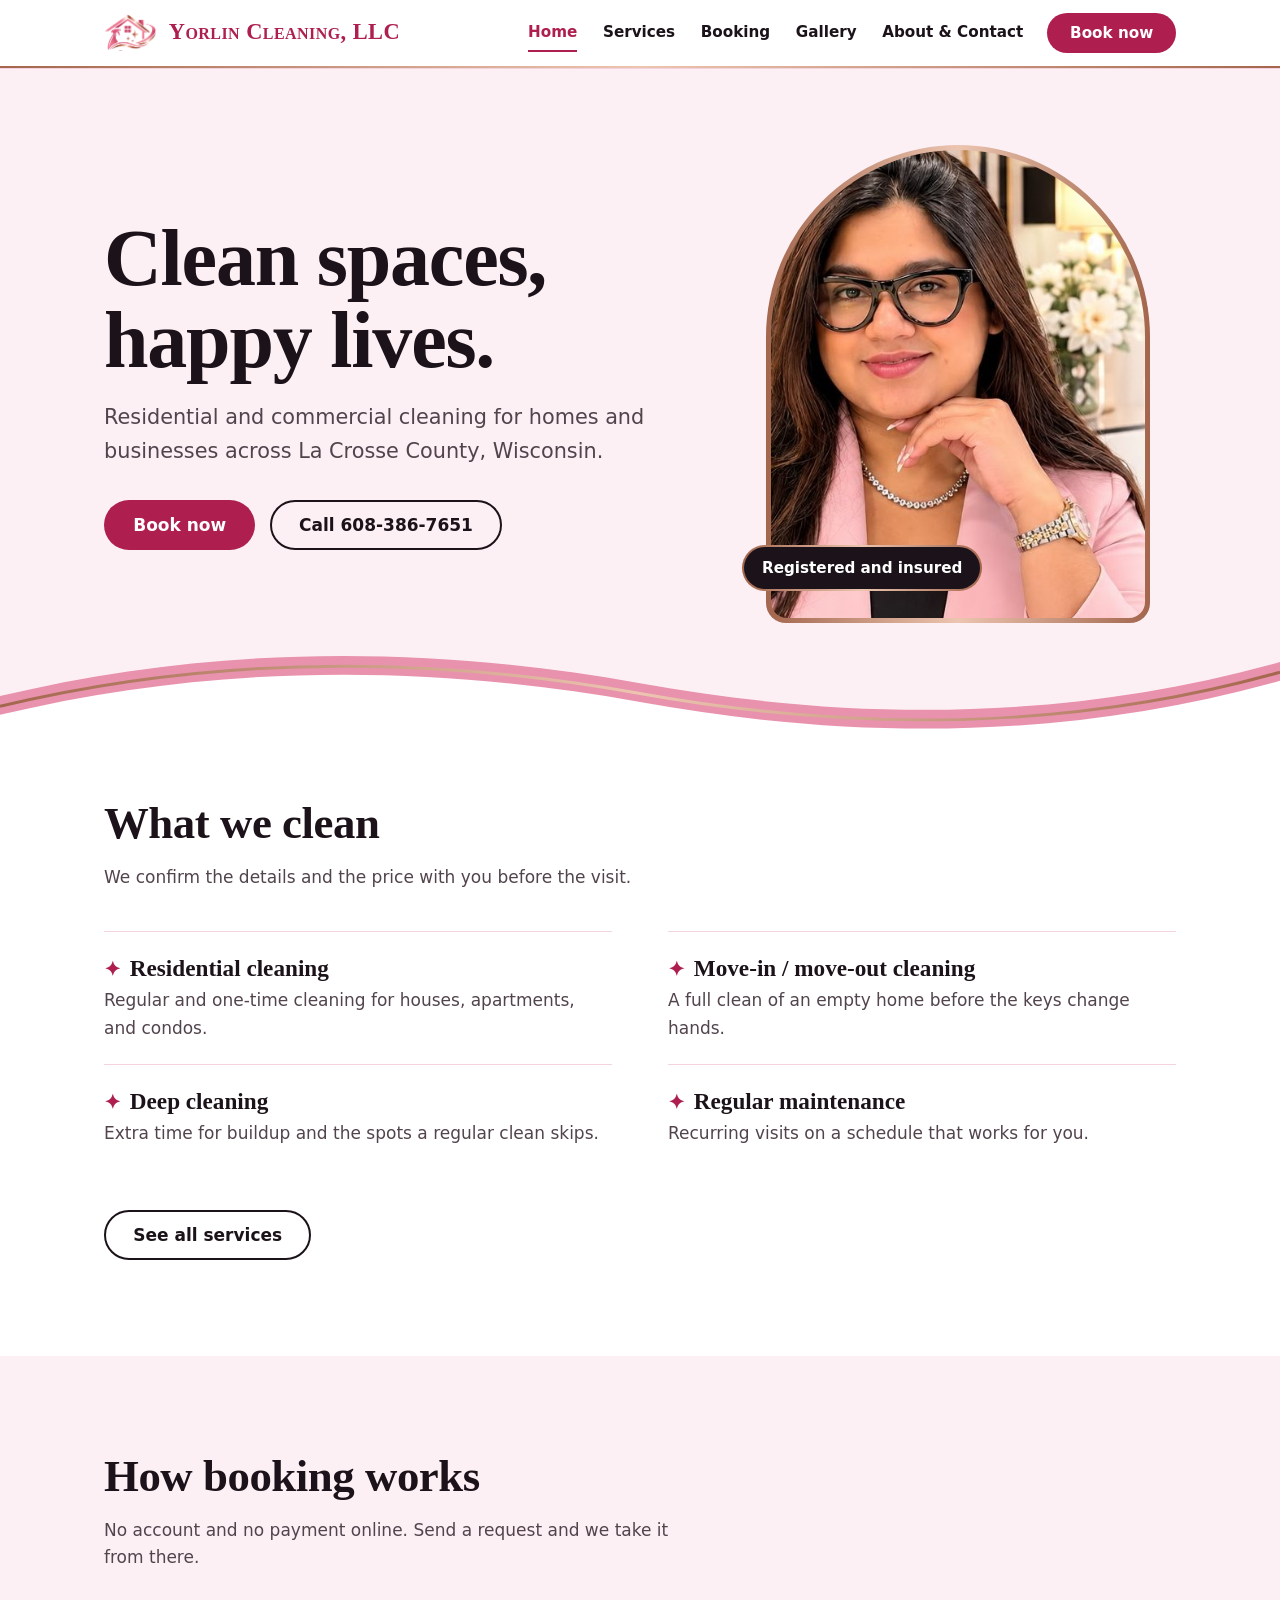
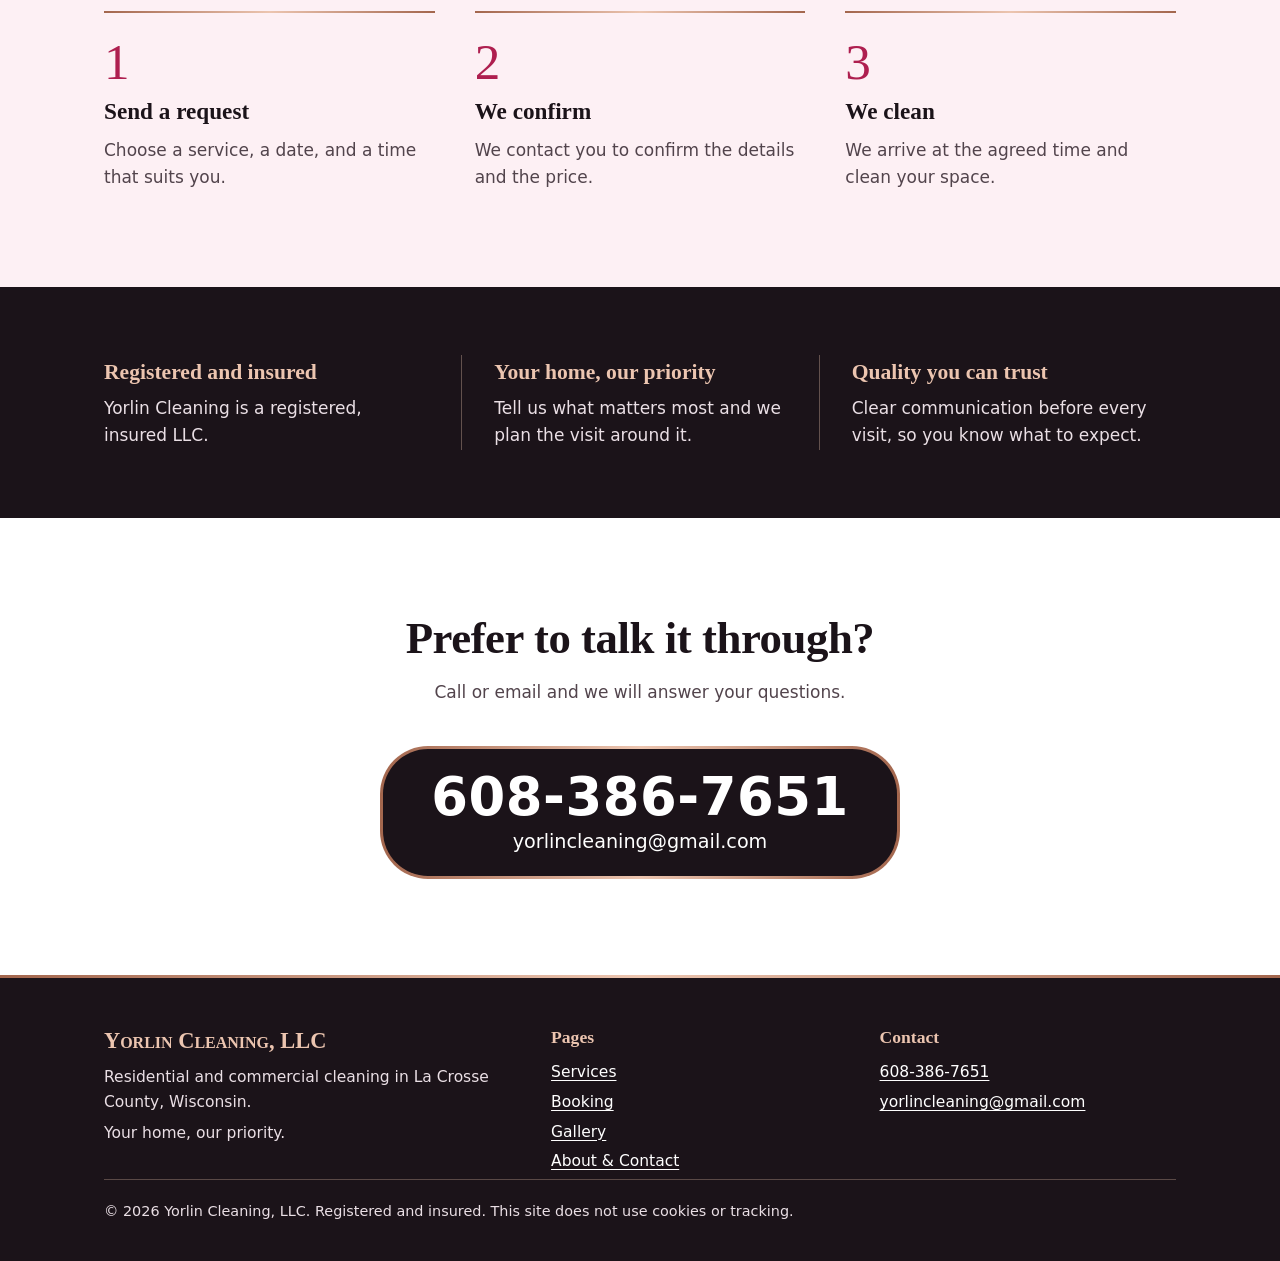
<file: site/index.html>
<!doctype html>
<html lang="en">
<head>
<meta charset="utf-8">
<meta name="viewport" content="width=device-width, initial-scale=1">
<title>Yorlin Cleaning, LLC | House and commercial cleaning in La Crosse County</title>
<meta name="description" content="Registered and insured residential and commercial cleaning in La Crosse County, Wisconsin. Residential, move-in/move-out, deep cleaning, and regular maintenance.">
<meta name="theme-color" content="#ae1f4f">
<link rel="canonical" href="https://yorlincleaning.com/">
<meta property="og:type" content="website">
<meta property="og:site_name" content="Yorlin Cleaning, LLC">
<meta property="og:title" content="Yorlin Cleaning, LLC | House and commercial cleaning in La Crosse County">
<meta property="og:description" content="Registered and insured residential and commercial cleaning in La Crosse County, Wisconsin. Residential, move-in/move-out, deep cleaning, and regular maintenance.">
<meta property="og:url" content="https://yorlincleaning.com/">
<meta property="og:image" content="https://yorlincleaning.com/images/social-preview.jpg">
<meta name="twitter:card" content="summary_large_image">
<link rel="icon" type="image/png" href="favicon.png">
<link rel="apple-touch-icon" href="apple-touch-icon.png">
<link rel="stylesheet" href="css/styles.css">
<script defer src="js/main.js"></script>
<script type="application/ld+json">
{
  "@context": "https://schema.org",
  "@type": "LocalBusiness",
  "name": "Yorlin Cleaning, LLC",
  "description": "Residential and commercial cleaning in La Crosse County, Wisconsin.",
  "url": "https://yorlincleaning.com/",
  "image": "https://yorlincleaning.com/images/social-preview.jpg",
  "telephone": "+16083867651",
  "email": "yorlincleaning@gmail.com",
  "slogan": "Clean spaces, happy lives.",
  "areaServed": {
    "@type": "AdministrativeArea",
    "name": "La Crosse County, Wisconsin"
  }
}
</script>
</head>
<body>
<a class="skip-link" href="#main">Skip to content</a>
<header class="site-header">
  <div class="wrap header-row">
    <a class="brand" href="index.html">
      <img src="images/logo-mark.png" alt="" width="440" height="297">
      <span>Yorlin Cleaning, LLC</span>
    </a>
    <nav class="nav" aria-label="Main">
      <ul>
        <li><a href="index.html" aria-current="page">Home</a></li>
        <li><a href="services.html">Services</a></li>
        <li><a href="booking.html">Booking</a></li>
        <li><a href="gallery.html">Gallery</a></li>
        <li><a href="about.html">About &amp; Contact</a></li>
      </ul>
    </nav>
    <a class="btn btn--primary btn--small header-cta" href="booking.html">Book now</a>
  </div>
</header>
<main id="main">
<section class="hero">
  <div class="wrap hero-grid">
    <div class="hero-copy">
      <h1>Clean spaces, happy lives.</h1>
      <p class="lead">Residential and commercial cleaning for homes and businesses across La Crosse County, Wisconsin.</p>
      <div class="actions">
        <a class="btn btn--primary" href="booking.html">Book now</a>
        <a class="btn btn--ghost" href="tel:+16083867651">Call 608-386-7651</a>
      </div>
    </div>
    <div class="hero-photo">
      <div class="arch"><img src="images/owner.jpg" width="460" height="575" alt="Portrait of the owner of Yorlin Cleaning in a pink blazer"></div>
      <p class="badge">Registered and insured</p>
    </div>
  </div>
  <svg class="ribbon" viewBox="0 0 1440 120" preserveAspectRatio="none" aria-hidden="true" focusable="false">
  <defs><linearGradient id="gold" x1="0" y1="0" x2="1" y2="0"><stop offset="0" stop-color="#a3664d"/><stop offset="0.5" stop-color="#ecc5b0"/><stop offset="1" stop-color="#a3664d"/></linearGradient></defs>
  <path class="r-pink" d="M0 54 C240 -6 480 -6 720 39 C960 84 1200 84 1440 14 L1440 120 L0 120Z"/>
  <path class="r-gold" vector-effect="non-scaling-stroke" d="M0 66 C240 6 480 6 720 51 C960 96 1200 96 1440 26"/>
  <path class="r-base" d="M0 76 C240 16 480 16 720 61 C960 106 1200 106 1440 36 L1440 120 L0 120Z"/>
</svg>
</section>

<section class="section">
  <div class="wrap">
    <h2 class="section-title">What we clean</h2>
    <p class="section-intro">We confirm the details and the price with you before the visit.</p>
    <ul class="service-list">
      <li><h3>Residential cleaning</h3><p>Regular and one-time cleaning for houses, apartments, and condos.</p></li>
      <li><h3>Move-in / move-out cleaning</h3><p>A full clean of an empty home before the keys change hands.</p></li>
      <li><h3>Deep cleaning</h3><p>Extra time for buildup and the spots a regular clean skips.</p></li>
      <li><h3>Regular maintenance</h3><p>Recurring visits on a schedule that works for you.</p></li>
    </ul>
    <a class="btn btn--ghost" href="services.html">See all services</a>
  </div>
</section>

<section class="section section--blush">
  <div class="wrap">
    <h2 class="section-title">How booking works</h2>
    <p class="section-intro">No account and no payment online. Send a request and we take it from there.</p>
    <ol class="steps">
      <li><h3>Send a request</h3><p>Choose a service, a date, and a time that suits you.</p></li>
      <li><h3>We confirm</h3><p>We contact you to confirm the details and the price.</p></li>
      <li><h3>We clean</h3><p>We arrive at the agreed time and clean your space.</p></li>
    </ol>
  </div>
</section>

<section class="band" aria-label="Why choose us">
  <div class="wrap band-grid">
    <div class="band-item"><h3>Registered and insured</h3><p>Yorlin Cleaning is a registered, insured LLC.</p></div>
    <div class="band-item"><h3>Your home, our priority</h3><p>Tell us what matters most and we plan the visit around it.</p></div>
    <div class="band-item"><h3>Quality you can trust</h3><p>Clear communication before every visit, so you know what to expect.</p></div>
  </div>
</section>

<section class="section cta">
  <div class="wrap">
    <h2 class="section-title">Prefer to talk it through?</h2>
    <p class="section-intro">Call or email and we will answer your questions.</p>
    <div class="pill">
      <a class="pill-phone" href="tel:+16083867651">608-386-7651</a>
      <a class="pill-mail" href="mailto:yorlincleaning@gmail.com">yorlincleaning@gmail.com</a>
    </div>
  </div>
</section>
</main>
<footer class="site-footer">
  <div class="wrap">
    <div class="footer-grid">
      <div>
        <p class="footer-brand">Yorlin Cleaning, LLC</p>
        <p>Residential and commercial cleaning in La Crosse County, Wisconsin.</p>
        <p>Your home, our priority.</p>
      </div>
      <div>
        <h2>Pages</h2>
        <ul>
          <li><a href="services.html">Services</a></li>
          <li><a href="booking.html">Booking</a></li>
          <li><a href="gallery.html">Gallery</a></li>
          <li><a href="about.html">About &amp; Contact</a></li>
        </ul>
      </div>
      <div>
        <h2>Contact</h2>
        <ul>
          <li><a href="tel:+16083867651">608-386-7651</a></li>
          <li><a href="mailto:yorlincleaning@gmail.com">yorlincleaning@gmail.com</a></li>
        </ul>
      </div>
    </div>
    <p class="legal">&copy; <span data-year>2026</span> Yorlin Cleaning, LLC. Registered and insured. This site does not use cookies or tracking.</p>
  </div>
</footer>
</body>
</html>
</file>
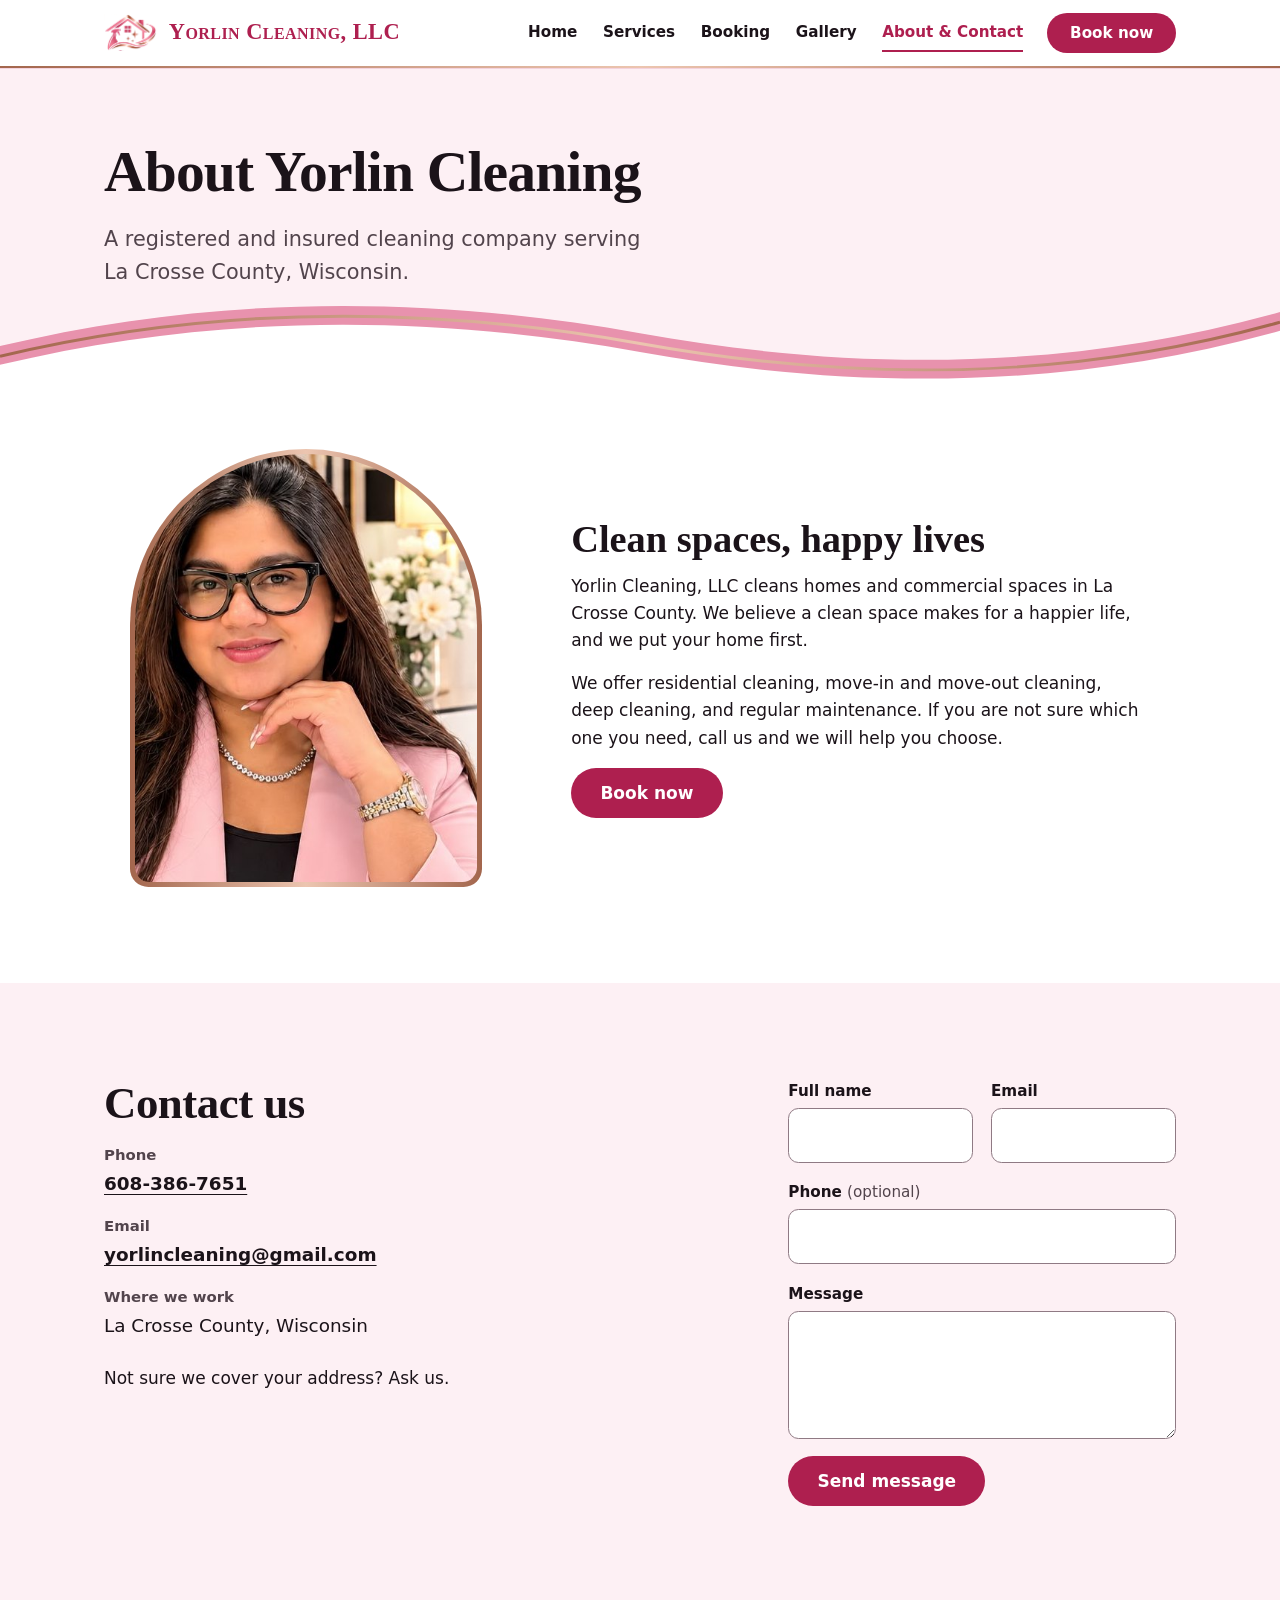
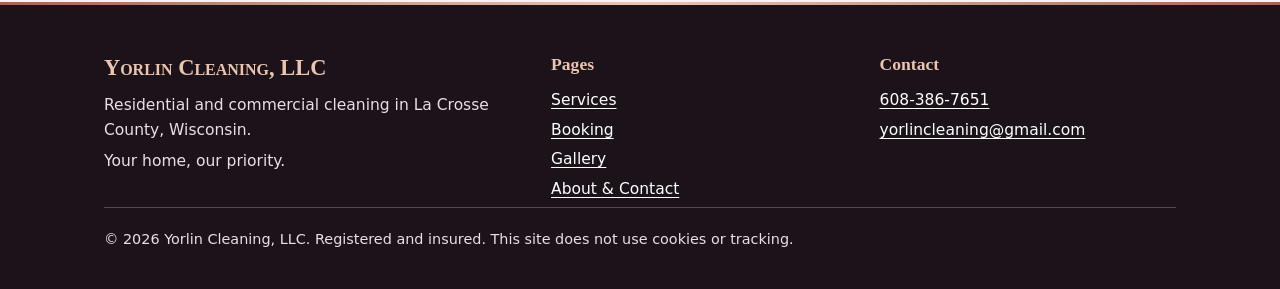
<file: site/about.html>
<!doctype html>
<html lang="en">
<head>
<meta charset="utf-8">
<meta name="viewport" content="width=device-width, initial-scale=1">
<title>About and contact | Yorlin Cleaning, LLC</title>
<meta name="description" content="About Yorlin Cleaning, LLC, a registered and insured cleaning company in La Crosse County, Wisconsin. Call 608-386-7651 or send a message.">
<meta name="theme-color" content="#ae1f4f">
<link rel="canonical" href="https://yorlincleaning.com/about.html">
<meta property="og:type" content="website">
<meta property="og:site_name" content="Yorlin Cleaning, LLC">
<meta property="og:title" content="About and contact | Yorlin Cleaning, LLC">
<meta property="og:description" content="About Yorlin Cleaning, LLC, a registered and insured cleaning company in La Crosse County, Wisconsin. Call 608-386-7651 or send a message.">
<meta property="og:url" content="https://yorlincleaning.com/about.html">
<meta property="og:image" content="https://yorlincleaning.com/images/social-preview.jpg">
<meta name="twitter:card" content="summary_large_image">
<link rel="icon" type="image/png" href="favicon.png">
<link rel="apple-touch-icon" href="apple-touch-icon.png">
<link rel="stylesheet" href="css/styles.css">
<script defer src="js/main.js"></script>
</head>
<body>
<a class="skip-link" href="#main">Skip to content</a>
<header class="site-header">
  <div class="wrap header-row">
    <a class="brand" href="index.html">
      <img src="images/logo-mark.png" alt="" width="440" height="297">
      <span>Yorlin Cleaning, LLC</span>
    </a>
    <nav class="nav" aria-label="Main">
      <ul>
        <li><a href="index.html">Home</a></li>
        <li><a href="services.html">Services</a></li>
        <li><a href="booking.html">Booking</a></li>
        <li><a href="gallery.html">Gallery</a></li>
        <li><a href="about.html" aria-current="page">About &amp; Contact</a></li>
      </ul>
    </nav>
    <a class="btn btn--primary btn--small header-cta" href="booking.html">Book now</a>
  </div>
</header>
<main id="main">
<section class="page-head">
  <div class="wrap">
    <h1>About Yorlin Cleaning</h1>
    <p class="lead">A registered and insured cleaning company serving La Crosse County, Wisconsin.</p>
  </div>
  <svg class="ribbon" viewBox="0 0 1440 120" preserveAspectRatio="none" aria-hidden="true" focusable="false">
  <defs><linearGradient id="gold" x1="0" y1="0" x2="1" y2="0"><stop offset="0" stop-color="#a3664d"/><stop offset="0.5" stop-color="#ecc5b0"/><stop offset="1" stop-color="#a3664d"/></linearGradient></defs>
  <path class="r-pink" d="M0 54 C240 -6 480 -6 720 39 C960 84 1200 84 1440 14 L1440 120 L0 120Z"/>
  <path class="r-gold" vector-effect="non-scaling-stroke" d="M0 66 C240 6 480 6 720 51 C960 96 1200 96 1440 26"/>
  <path class="r-base" d="M0 76 C240 16 480 16 720 61 C960 106 1200 106 1440 36 L1440 120 L0 120Z"/>
</svg>
</section>

<section class="section">
  <div class="wrap about-grid">
    <div class="arch"><img src="images/owner.jpg" width="460" height="575" alt="Portrait of the owner of Yorlin Cleaning in a pink blazer" loading="lazy"></div>
    <div class="about-copy">
      <h2>Clean spaces, happy lives</h2>
      <p>Yorlin Cleaning, LLC cleans homes and commercial spaces in La Crosse County. We believe a clean space makes for a happier life, and we put your home first.</p>
      <p>We offer residential cleaning, move-in and move-out cleaning, deep cleaning, and regular maintenance. If you are not sure which one you need, call us and we will help you choose.</p>
      <a class="btn btn--primary" href="booking.html">Book now</a>
    </div>
  </div>
</section>

<section class="section section--blush" id="contact">
  <div class="wrap two-col">
    <div>
      <h2 class="section-title">Contact us</h2>
      <dl class="contact-list">
        <dt>Phone</dt>
        <dd><a href="tel:+16083867651">608-386-7651</a></dd>
        <dt>Email</dt>
        <dd><a href="mailto:yorlincleaning@gmail.com">yorlincleaning@gmail.com</a></dd>
        <dt>Where we work</dt>
        <dd>La Crosse County, Wisconsin</dd>
      </dl>
      <p>Not sure we cover your address? Ask us.</p>
    </div>
    <div>
    <form class="form" id="contact-form" data-form="contact" data-mailto="yorlincleaning@gmail.com" data-endpoint="https://formspree.io/f/xgaorbaw" data-subject="Message from the Yorlin Cleaning website" hidden>
      <div class="field">
        <label for="f-contact-form-name">Full name</label>
        <input id="f-contact-form-name" name="name" type="text" required autocomplete="name" maxlength="80" data-label="Full name">
      </div>
      <div class="field">
        <label for="f-contact-form-email">Email</label>
        <input id="f-contact-form-email" name="email" type="email" required autocomplete="email" maxlength="120" data-label="Email">
      </div>
      <div class="field field--full">
        <label for="f-contact-form-phone">Phone <span class="optional">(optional)</span></label>
        <input id="f-contact-form-phone" name="phone" type="tel" autocomplete="tel" inputmode="tel" maxlength="30" data-label="Phone">
      </div>
      <div class="field field--full">
        <label for="f-contact-form-message">Message</label>
        <textarea id="f-contact-form-message" name="message" required maxlength="1000" data-label="Message"></textarea>
      </div>
      <div class="hp" aria-hidden="true"><label>Leave this field empty<input type="text" name="_gotcha" tabindex="-1" autocomplete="off"></label></div>
      <input type="hidden" name="_subject" value="New message from the website">
      <div class="field--full form-actions">
        <button class="btn btn--primary" type="submit">Send message</button>
      </div>
      <p class="form-status field--full" role="status" tabindex="-1"></p>
    </form>
    <noscript><p>This form needs JavaScript. Please call <a href="tel:+16083867651">608-386-7651</a> or email <a href="mailto:yorlincleaning@gmail.com">yorlincleaning@gmail.com</a>.</p></noscript>
    </div>
  </div>
</section>
</main>
<footer class="site-footer">
  <div class="wrap">
    <div class="footer-grid">
      <div>
        <p class="footer-brand">Yorlin Cleaning, LLC</p>
        <p>Residential and commercial cleaning in La Crosse County, Wisconsin.</p>
        <p>Your home, our priority.</p>
      </div>
      <div>
        <h2>Pages</h2>
        <ul>
          <li><a href="services.html">Services</a></li>
          <li><a href="booking.html">Booking</a></li>
          <li><a href="gallery.html">Gallery</a></li>
          <li><a href="about.html">About &amp; Contact</a></li>
        </ul>
      </div>
      <div>
        <h2>Contact</h2>
        <ul>
          <li><a href="tel:+16083867651">608-386-7651</a></li>
          <li><a href="mailto:yorlincleaning@gmail.com">yorlincleaning@gmail.com</a></li>
        </ul>
      </div>
    </div>
    <p class="legal">&copy; <span data-year>2026</span> Yorlin Cleaning, LLC. Registered and insured. This site does not use cookies or tracking.</p>
  </div>
</footer>
</body>
</html>
</file>
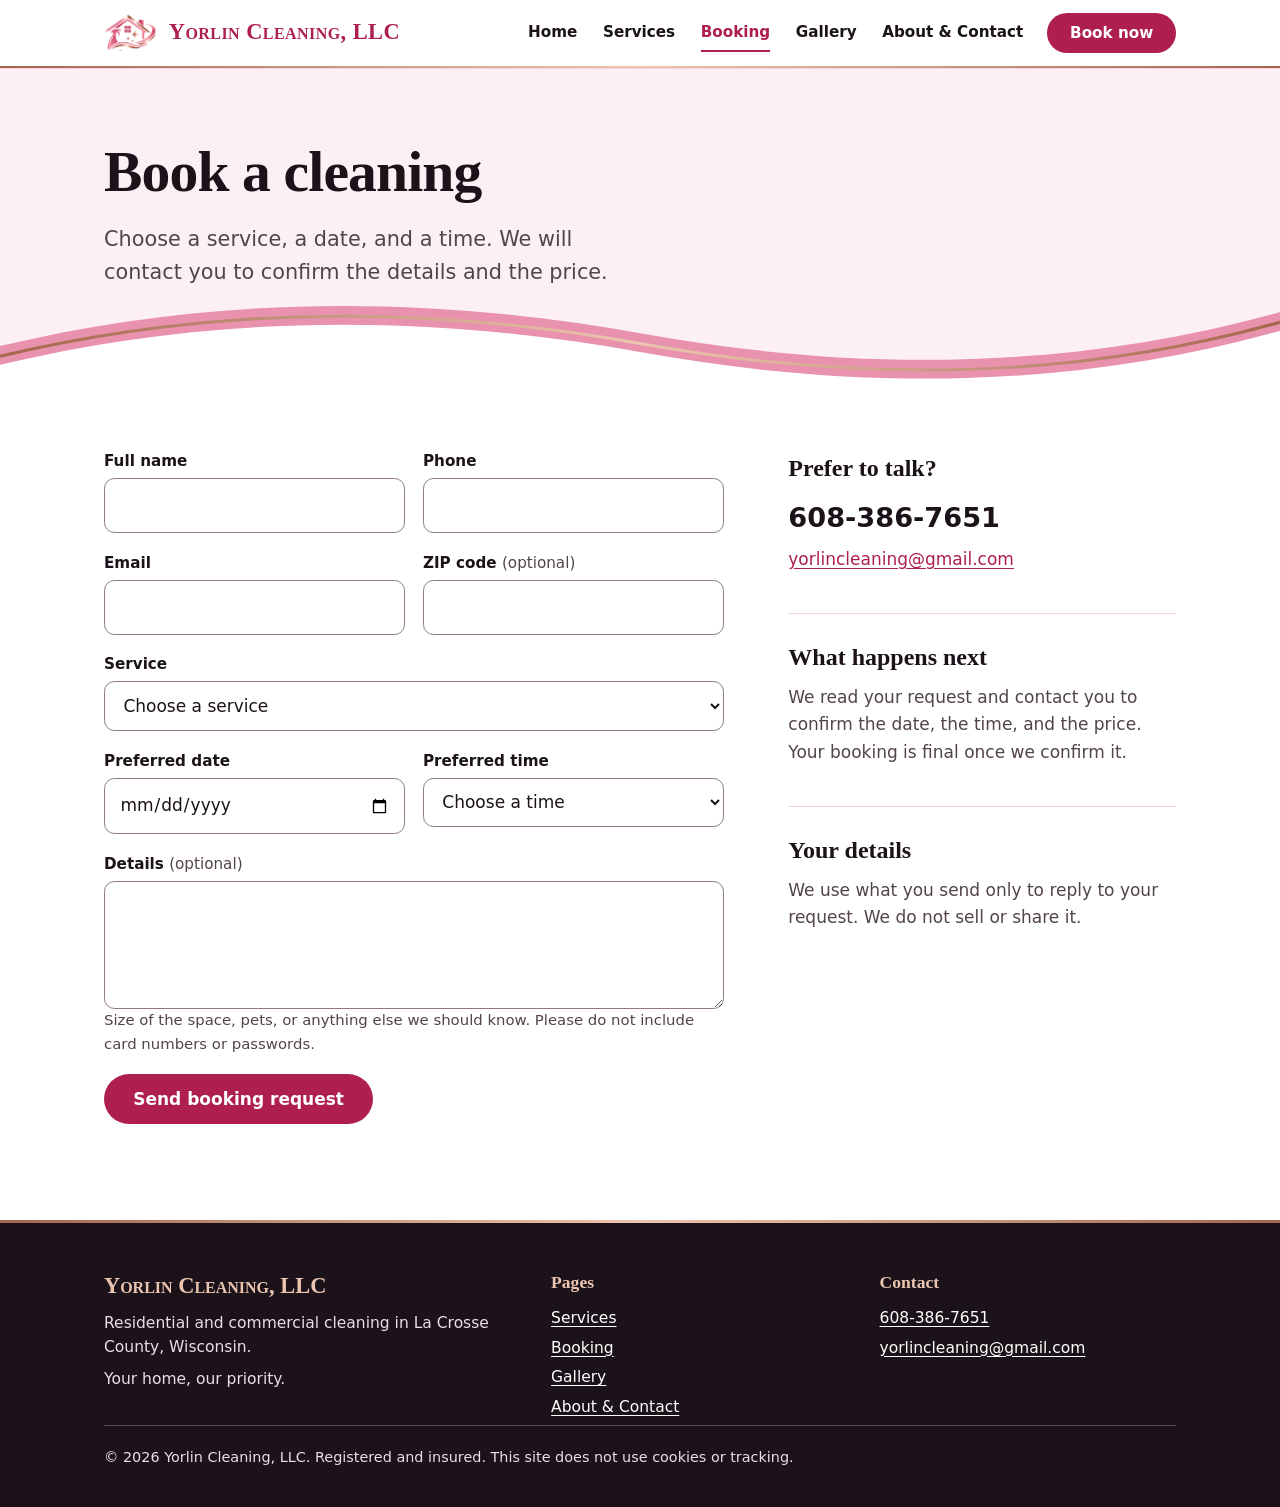
<file: site/booking.html>
<!doctype html>
<html lang="en">
<head>
<meta charset="utf-8">
<meta name="viewport" content="width=device-width, initial-scale=1">
<title>Book a cleaning | Yorlin Cleaning, LLC</title>
<meta name="description" content="Request a cleaning in La Crosse County, Wisconsin. Pick a service, date, and time and we will confirm the details and price.">
<meta name="theme-color" content="#ae1f4f">
<link rel="canonical" href="https://yorlincleaning.com/booking.html">
<meta property="og:type" content="website">
<meta property="og:site_name" content="Yorlin Cleaning, LLC">
<meta property="og:title" content="Book a cleaning | Yorlin Cleaning, LLC">
<meta property="og:description" content="Request a cleaning in La Crosse County, Wisconsin. Pick a service, date, and time and we will confirm the details and price.">
<meta property="og:url" content="https://yorlincleaning.com/booking.html">
<meta property="og:image" content="https://yorlincleaning.com/images/social-preview.jpg">
<meta name="twitter:card" content="summary_large_image">
<link rel="icon" type="image/png" href="favicon.png">
<link rel="apple-touch-icon" href="apple-touch-icon.png">
<link rel="stylesheet" href="css/styles.css">
<script defer src="js/main.js"></script>
</head>
<body>
<a class="skip-link" href="#main">Skip to content</a>
<header class="site-header">
  <div class="wrap header-row">
    <a class="brand" href="index.html">
      <img src="images/logo-mark.png" alt="" width="440" height="297">
      <span>Yorlin Cleaning, LLC</span>
    </a>
    <nav class="nav" aria-label="Main">
      <ul>
        <li><a href="index.html">Home</a></li>
        <li><a href="services.html">Services</a></li>
        <li><a href="booking.html" aria-current="page">Booking</a></li>
        <li><a href="gallery.html">Gallery</a></li>
        <li><a href="about.html">About &amp; Contact</a></li>
      </ul>
    </nav>
    <a class="btn btn--primary btn--small header-cta" href="booking.html">Book now</a>
  </div>
</header>
<main id="main">
<section class="page-head">
  <div class="wrap">
    <h1>Book a cleaning</h1>
    <p class="lead">Choose a service, a date, and a time. We will contact you to confirm the details and the price.</p>
  </div>
  <svg class="ribbon" viewBox="0 0 1440 120" preserveAspectRatio="none" aria-hidden="true" focusable="false">
  <defs><linearGradient id="gold" x1="0" y1="0" x2="1" y2="0"><stop offset="0" stop-color="#a3664d"/><stop offset="0.5" stop-color="#ecc5b0"/><stop offset="1" stop-color="#a3664d"/></linearGradient></defs>
  <path class="r-pink" d="M0 54 C240 -6 480 -6 720 39 C960 84 1200 84 1440 14 L1440 120 L0 120Z"/>
  <path class="r-gold" vector-effect="non-scaling-stroke" d="M0 66 C240 6 480 6 720 51 C960 96 1200 96 1440 26"/>
  <path class="r-base" d="M0 76 C240 16 480 16 720 61 C960 106 1200 106 1440 36 L1440 120 L0 120Z"/>
</svg>
</section>

<section class="section">
  <div class="wrap two-col">
    <div>
    <form class="form" id="booking-form" data-form="booking" data-mailto="yorlincleaning@gmail.com" data-endpoint="https://formspree.io/f/xgaorbaw" data-subject="Cleaning booking request" hidden>
      <div class="field">
        <label for="f-booking-form-name">Full name</label>
        <input id="f-booking-form-name" name="name" type="text" required autocomplete="name" maxlength="80" data-label="Full name">
      </div>
      <div class="field">
        <label for="f-booking-form-phone">Phone</label>
        <input id="f-booking-form-phone" name="phone" type="tel" required autocomplete="tel" inputmode="tel" maxlength="30" data-label="Phone">
      </div>
      <div class="field">
        <label for="f-booking-form-email">Email</label>
        <input id="f-booking-form-email" name="email" type="email" required autocomplete="email" maxlength="120" data-label="Email">
      </div>
      <div class="field">
        <label for="f-booking-form-zip">ZIP code <span class="optional">(optional)</span></label>
        <input id="f-booking-form-zip" name="zip" type="text" autocomplete="postal-code" inputmode="numeric" pattern="[0-9]{5}" maxlength="5" data-label="ZIP code">
      </div>
      <div class="field field--full">
        <label for="f-booking-form-service">Service</label>
        <select id="f-booking-form-service" name="service" required data-label="Service">
          <option value="" selected disabled>Choose a service</option>
          <option>Residential cleaning</option>
          <option>Move-in / move-out cleaning</option>
          <option>Deep cleaning</option>
          <option>Regular maintenance</option>
          <option>Commercial cleaning</option>
          <option>Not sure yet</option>
        </select>
      </div>
      <div class="field">
        <label for="f-booking-form-date">Preferred date</label>
        <input id="f-booking-form-date" name="date" type="date" required data-label="Preferred date">
      </div>
      <div class="field">
        <label for="f-booking-form-time">Preferred time</label>
        <select id="f-booking-form-time" name="time" required data-label="Preferred time">
          <option value="" selected disabled>Choose a time</option>
          <option>Morning</option>
          <option>Afternoon</option>
          <option>Flexible</option>
        </select>
      </div>
      <div class="field field--full">
        <label for="f-booking-form-details">Details <span class="optional">(optional)</span></label>
        <textarea id="f-booking-form-details" name="details" maxlength="1000" data-label="Details"></textarea>
        <p class="form-note">Size of the space, pets, or anything else we should know. Please do not include card numbers or passwords.</p>
      </div>
      <div class="hp" aria-hidden="true"><label>Leave this field empty<input type="text" name="_gotcha" tabindex="-1" autocomplete="off"></label></div>
      <input type="hidden" name="_subject" value="New cleaning booking request">
      <div class="field--full form-actions">
        <button class="btn btn--primary" type="submit">Send booking request</button>
      </div>
      <p class="form-status field--full" role="status" tabindex="-1"></p>
    </form>
    <noscript><p>This form needs JavaScript. Please call <a href="tel:+16083867651">608-386-7651</a> or email <a href="mailto:yorlincleaning@gmail.com">yorlincleaning@gmail.com</a>.</p></noscript>
    </div>
    <aside class="aside" aria-label="Other ways to reach us">
      <div class="block">
        <h2>Prefer to talk?</h2>
        <a class="phone-link" href="tel:+16083867651">608-386-7651</a>
        <p><a href="mailto:yorlincleaning@gmail.com">yorlincleaning@gmail.com</a></p>
      </div>
      <div class="block">
        <h2>What happens next</h2>
        <p>We read your request and contact you to confirm the date, the time, and the price. Your booking is final once we confirm it.</p>
      </div>
      <div class="block">
        <h2>Your details</h2>
        <p>We use what you send only to reply to your request. We do not sell or share it.</p>
      </div>
    </aside>
  </div>
</section>
</main>
<footer class="site-footer">
  <div class="wrap">
    <div class="footer-grid">
      <div>
        <p class="footer-brand">Yorlin Cleaning, LLC</p>
        <p>Residential and commercial cleaning in La Crosse County, Wisconsin.</p>
        <p>Your home, our priority.</p>
      </div>
      <div>
        <h2>Pages</h2>
        <ul>
          <li><a href="services.html">Services</a></li>
          <li><a href="booking.html">Booking</a></li>
          <li><a href="gallery.html">Gallery</a></li>
          <li><a href="about.html">About &amp; Contact</a></li>
        </ul>
      </div>
      <div>
        <h2>Contact</h2>
        <ul>
          <li><a href="tel:+16083867651">608-386-7651</a></li>
          <li><a href="mailto:yorlincleaning@gmail.com">yorlincleaning@gmail.com</a></li>
        </ul>
      </div>
    </div>
    <p class="legal">&copy; <span data-year>2026</span> Yorlin Cleaning, LLC. Registered and insured. This site does not use cookies or tracking.</p>
  </div>
</footer>
</body>
</html>
</file>
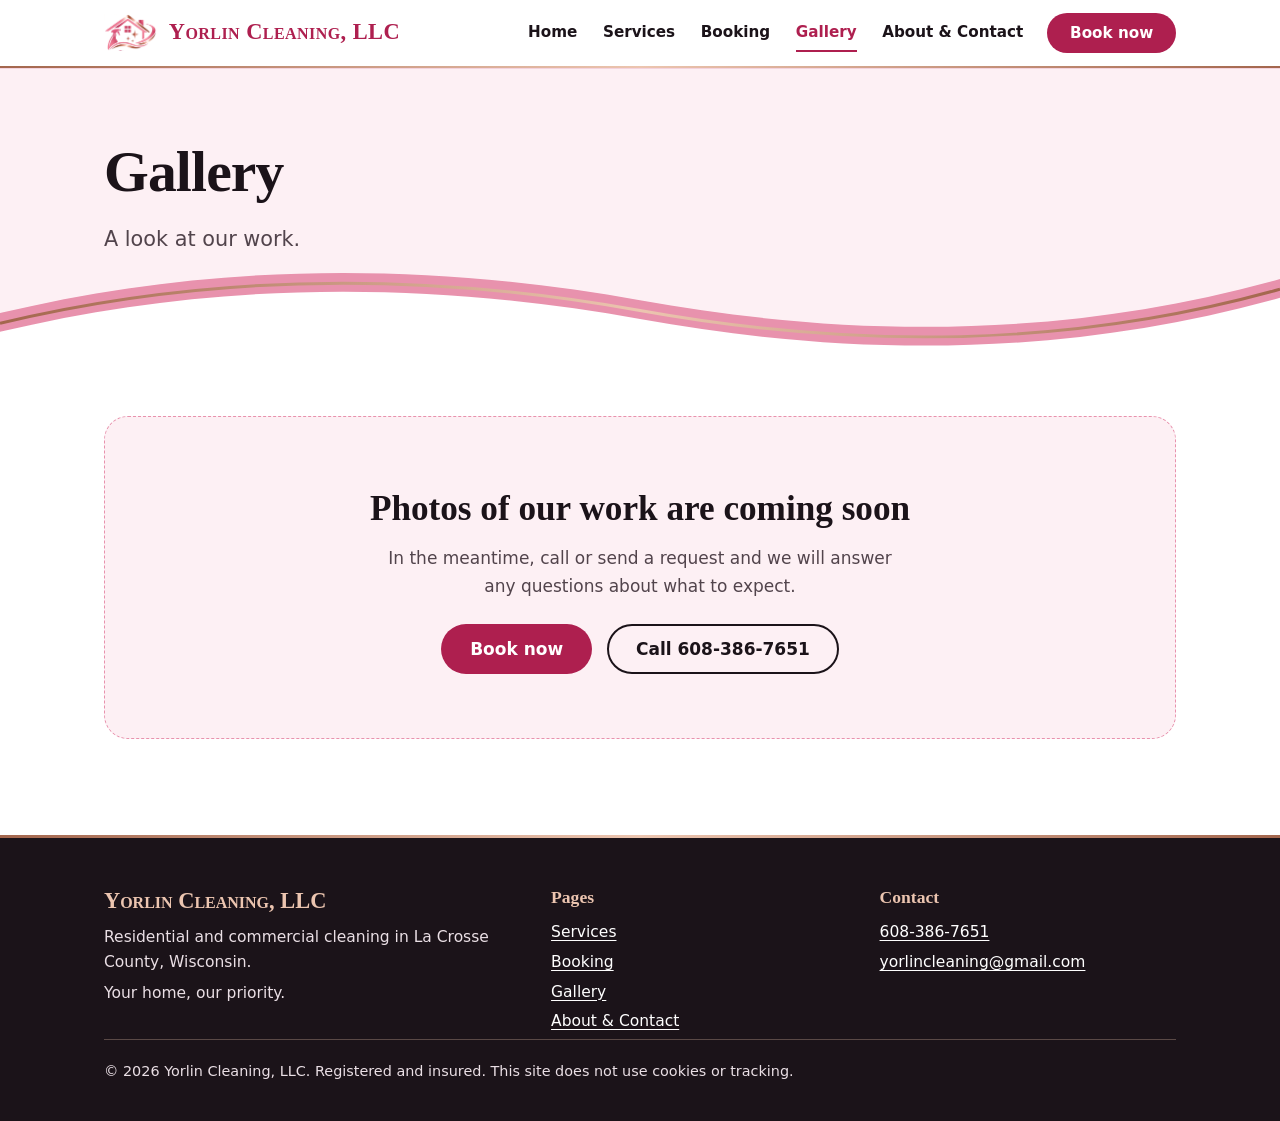
<file: site/gallery.html>
<!doctype html>
<html lang="en">
<head>
<meta charset="utf-8">
<meta name="viewport" content="width=device-width, initial-scale=1">
<title>Gallery | Yorlin Cleaning, LLC</title>
<meta name="description" content="Photos of Yorlin Cleaning's work in La Crosse County, Wisconsin.">
<meta name="theme-color" content="#ae1f4f">
<link rel="canonical" href="https://yorlincleaning.com/gallery.html">
<meta property="og:type" content="website">
<meta property="og:site_name" content="Yorlin Cleaning, LLC">
<meta property="og:title" content="Gallery | Yorlin Cleaning, LLC">
<meta property="og:description" content="Photos of Yorlin Cleaning's work in La Crosse County, Wisconsin.">
<meta property="og:url" content="https://yorlincleaning.com/gallery.html">
<meta property="og:image" content="https://yorlincleaning.com/images/social-preview.jpg">
<meta name="twitter:card" content="summary_large_image">
<link rel="icon" type="image/png" href="favicon.png">
<link rel="apple-touch-icon" href="apple-touch-icon.png">
<link rel="stylesheet" href="css/styles.css">
<script defer src="js/main.js"></script>
</head>
<body>
<a class="skip-link" href="#main">Skip to content</a>
<header class="site-header">
  <div class="wrap header-row">
    <a class="brand" href="index.html">
      <img src="images/logo-mark.png" alt="" width="440" height="297">
      <span>Yorlin Cleaning, LLC</span>
    </a>
    <nav class="nav" aria-label="Main">
      <ul>
        <li><a href="index.html">Home</a></li>
        <li><a href="services.html">Services</a></li>
        <li><a href="booking.html">Booking</a></li>
        <li><a href="gallery.html" aria-current="page">Gallery</a></li>
        <li><a href="about.html">About &amp; Contact</a></li>
      </ul>
    </nav>
    <a class="btn btn--primary btn--small header-cta" href="booking.html">Book now</a>
  </div>
</header>
<main id="main">
<section class="page-head">
  <div class="wrap">
    <h1>Gallery</h1>
    <p class="lead">A look at our work.</p>
  </div>
  <svg class="ribbon" viewBox="0 0 1440 120" preserveAspectRatio="none" aria-hidden="true" focusable="false">
  <defs><linearGradient id="gold" x1="0" y1="0" x2="1" y2="0"><stop offset="0" stop-color="#a3664d"/><stop offset="0.5" stop-color="#ecc5b0"/><stop offset="1" stop-color="#a3664d"/></linearGradient></defs>
  <path class="r-pink" d="M0 54 C240 -6 480 -6 720 39 C960 84 1200 84 1440 14 L1440 120 L0 120Z"/>
  <path class="r-gold" vector-effect="non-scaling-stroke" d="M0 66 C240 6 480 6 720 51 C960 96 1200 96 1440 26"/>
  <path class="r-base" d="M0 76 C240 16 480 16 720 61 C960 106 1200 106 1440 36 L1440 120 L0 120Z"/>
</svg>
</section>

<section class="section">
  <div class="wrap">
    <div class="empty">
      <h2>Photos of our work are coming soon</h2>
      <p>In the meantime, call or send a request and we will answer any questions about what to expect.</p>
      <div class="actions">
        <a class="btn btn--primary" href="booking.html">Book now</a>
        <a class="btn btn--ghost" href="tel:+16083867651">Call 608-386-7651</a>
      </div>
    </div>
  </div>
</section>
</main>
<footer class="site-footer">
  <div class="wrap">
    <div class="footer-grid">
      <div>
        <p class="footer-brand">Yorlin Cleaning, LLC</p>
        <p>Residential and commercial cleaning in La Crosse County, Wisconsin.</p>
        <p>Your home, our priority.</p>
      </div>
      <div>
        <h2>Pages</h2>
        <ul>
          <li><a href="services.html">Services</a></li>
          <li><a href="booking.html">Booking</a></li>
          <li><a href="gallery.html">Gallery</a></li>
          <li><a href="about.html">About &amp; Contact</a></li>
        </ul>
      </div>
      <div>
        <h2>Contact</h2>
        <ul>
          <li><a href="tel:+16083867651">608-386-7651</a></li>
          <li><a href="mailto:yorlincleaning@gmail.com">yorlincleaning@gmail.com</a></li>
        </ul>
      </div>
    </div>
    <p class="legal">&copy; <span data-year>2026</span> Yorlin Cleaning, LLC. Registered and insured. This site does not use cookies or tracking.</p>
  </div>
</footer>
</body>
</html>
</file>
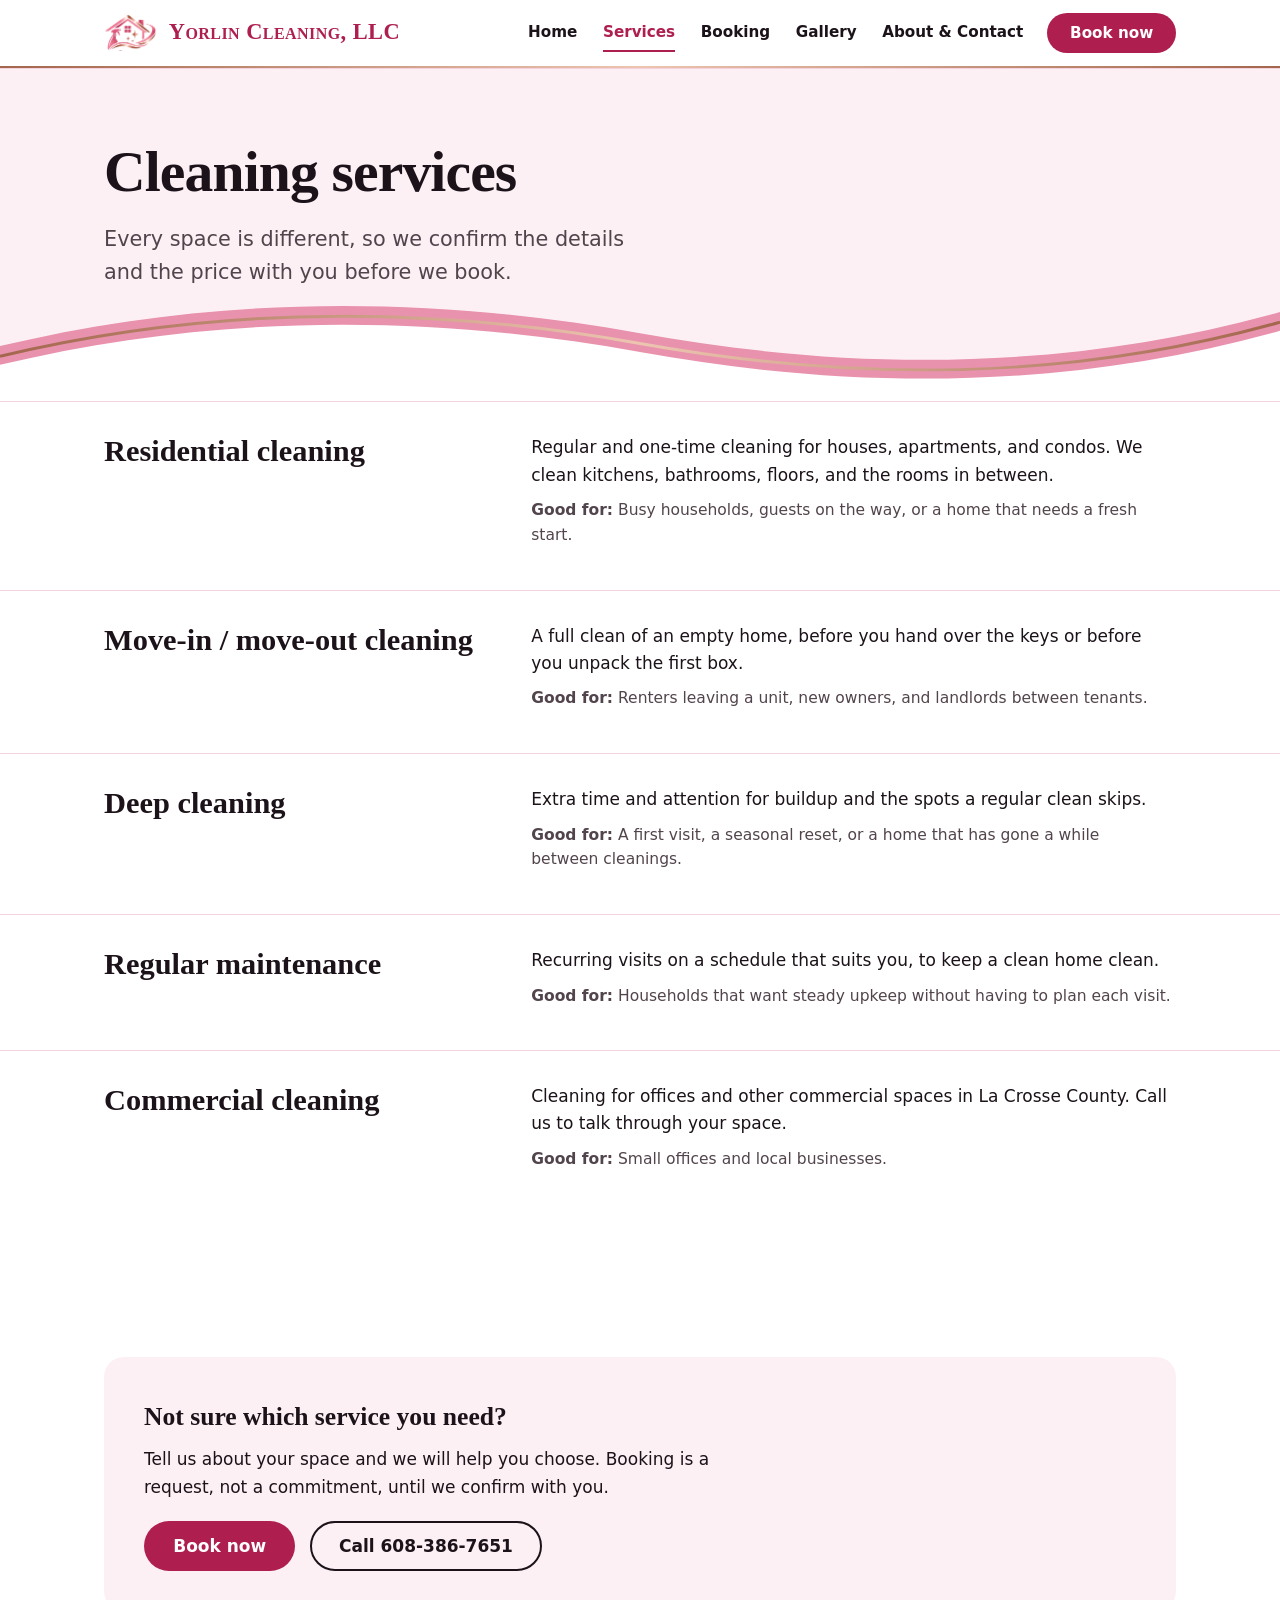
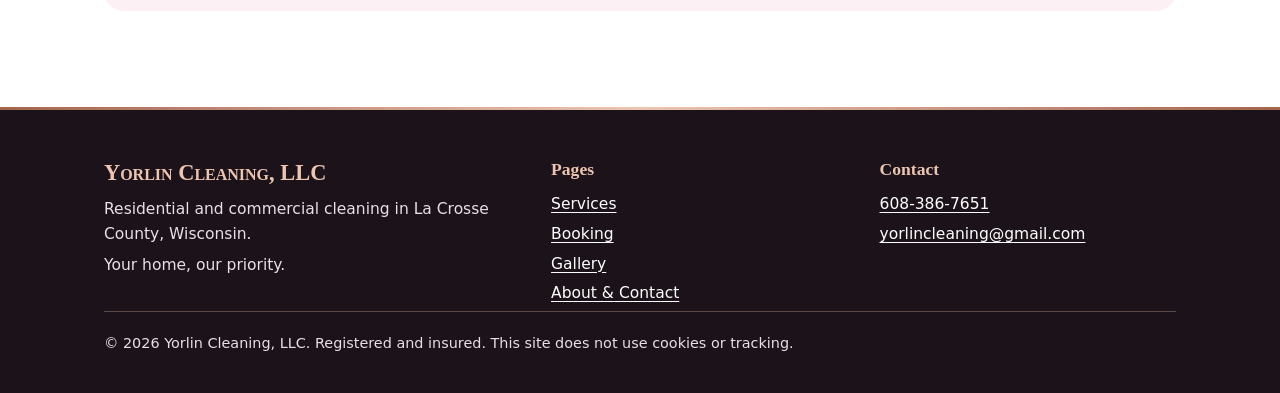
<file: site/services.html>
<!doctype html>
<html lang="en">
<head>
<meta charset="utf-8">
<meta name="viewport" content="width=device-width, initial-scale=1">
<title>Cleaning services | Yorlin Cleaning, LLC</title>
<meta name="description" content="Residential cleaning, move-in/move-out cleaning, deep cleaning, regular maintenance, and commercial cleaning in La Crosse County, Wisconsin.">
<meta name="theme-color" content="#ae1f4f">
<link rel="canonical" href="https://yorlincleaning.com/services.html">
<meta property="og:type" content="website">
<meta property="og:site_name" content="Yorlin Cleaning, LLC">
<meta property="og:title" content="Cleaning services | Yorlin Cleaning, LLC">
<meta property="og:description" content="Residential cleaning, move-in/move-out cleaning, deep cleaning, regular maintenance, and commercial cleaning in La Crosse County, Wisconsin.">
<meta property="og:url" content="https://yorlincleaning.com/services.html">
<meta property="og:image" content="https://yorlincleaning.com/images/social-preview.jpg">
<meta name="twitter:card" content="summary_large_image">
<link rel="icon" type="image/png" href="favicon.png">
<link rel="apple-touch-icon" href="apple-touch-icon.png">
<link rel="stylesheet" href="css/styles.css">
<script defer src="js/main.js"></script>
</head>
<body>
<a class="skip-link" href="#main">Skip to content</a>
<header class="site-header">
  <div class="wrap header-row">
    <a class="brand" href="index.html">
      <img src="images/logo-mark.png" alt="" width="440" height="297">
      <span>Yorlin Cleaning, LLC</span>
    </a>
    <nav class="nav" aria-label="Main">
      <ul>
        <li><a href="index.html">Home</a></li>
        <li><a href="services.html" aria-current="page">Services</a></li>
        <li><a href="booking.html">Booking</a></li>
        <li><a href="gallery.html">Gallery</a></li>
        <li><a href="about.html">About &amp; Contact</a></li>
      </ul>
    </nav>
    <a class="btn btn--primary btn--small header-cta" href="booking.html">Book now</a>
  </div>
</header>
<main id="main">
<section class="page-head">
  <div class="wrap">
    <h1>Cleaning services</h1>
    <p class="lead">Every space is different, so we confirm the details and the price with you before we book.</p>
  </div>
  <svg class="ribbon" viewBox="0 0 1440 120" preserveAspectRatio="none" aria-hidden="true" focusable="false">
  <defs><linearGradient id="gold" x1="0" y1="0" x2="1" y2="0"><stop offset="0" stop-color="#a3664d"/><stop offset="0.5" stop-color="#ecc5b0"/><stop offset="1" stop-color="#a3664d"/></linearGradient></defs>
  <path class="r-pink" d="M0 54 C240 -6 480 -6 720 39 C960 84 1200 84 1440 14 L1440 120 L0 120Z"/>
  <path class="r-gold" vector-effect="non-scaling-stroke" d="M0 66 C240 6 480 6 720 51 C960 96 1200 96 1440 26"/>
  <path class="r-base" d="M0 76 C240 16 480 16 720 61 C960 106 1200 106 1440 36 L1440 120 L0 120Z"/>
</svg>
</section>
<section class="service-detail">
  <div class="wrap">
    <h2>Residential cleaning</h2>
    <div>
      <p>Regular and one-time cleaning for houses, apartments, and condos. We clean kitchens, bathrooms, floors, and the rooms in between.</p>
      <p class="good-for"><strong>Good for:</strong> Busy households, guests on the way, or a home that needs a fresh start.</p>
    </div>
  </div>
</section>
<section class="service-detail">
  <div class="wrap">
    <h2>Move-in / move-out cleaning</h2>
    <div>
      <p>A full clean of an empty home, before you hand over the keys or before you unpack the first box.</p>
      <p class="good-for"><strong>Good for:</strong> Renters leaving a unit, new owners, and landlords between tenants.</p>
    </div>
  </div>
</section>
<section class="service-detail">
  <div class="wrap">
    <h2>Deep cleaning</h2>
    <div>
      <p>Extra time and attention for buildup and the spots a regular clean skips.</p>
      <p class="good-for"><strong>Good for:</strong> A first visit, a seasonal reset, or a home that has gone a while between cleanings.</p>
    </div>
  </div>
</section>
<section class="service-detail">
  <div class="wrap">
    <h2>Regular maintenance</h2>
    <div>
      <p>Recurring visits on a schedule that suits you, to keep a clean home clean.</p>
      <p class="good-for"><strong>Good for:</strong> Households that want steady upkeep without having to plan each visit.</p>
    </div>
  </div>
</section>
<section class="service-detail">
  <div class="wrap">
    <h2>Commercial cleaning</h2>
    <div>
      <p>Cleaning for offices and other commercial spaces in La Crosse County. Call us to talk through your space.</p>
      <p class="good-for"><strong>Good for:</strong> Small offices and local businesses.</p>
    </div>
  </div>
</section>
<section class="section">
  <div class="wrap">
    <div class="note-panel">
      <h2>Not sure which service you need?</h2>
      <p>Tell us about your space and we will help you choose. Booking is a request, not a commitment, until we confirm with you.</p>
      <div class="actions">
        <a class="btn btn--primary" href="booking.html">Book now</a>
        <a class="btn btn--ghost" href="tel:+16083867651">Call 608-386-7651</a>
      </div>
    </div>
  </div>
</section>
</main>
<footer class="site-footer">
  <div class="wrap">
    <div class="footer-grid">
      <div>
        <p class="footer-brand">Yorlin Cleaning, LLC</p>
        <p>Residential and commercial cleaning in La Crosse County, Wisconsin.</p>
        <p>Your home, our priority.</p>
      </div>
      <div>
        <h2>Pages</h2>
        <ul>
          <li><a href="services.html">Services</a></li>
          <li><a href="booking.html">Booking</a></li>
          <li><a href="gallery.html">Gallery</a></li>
          <li><a href="about.html">About &amp; Contact</a></li>
        </ul>
      </div>
      <div>
        <h2>Contact</h2>
        <ul>
          <li><a href="tel:+16083867651">608-386-7651</a></li>
          <li><a href="mailto:yorlincleaning@gmail.com">yorlincleaning@gmail.com</a></li>
        </ul>
      </div>
    </div>
    <p class="legal">&copy; <span data-year>2026</span> Yorlin Cleaning, LLC. Registered and insured. This site does not use cookies or tracking.</p>
  </div>
</footer>
</body>
</html>
</file>
<file: site/css/styles.css>
/* Yorlin Cleaning, LLC
   Palette comes from the brand flyer: raspberry pink, rose gold, black.
   No external fonts, scripts or images are loaded. */

:root {
  --ink: #1b1319;
  --ink-soft: #52444c;
  --raspberry: #ae1f4f;
  --raspberry-deep: #8c1740;
  --rose: #e892ad;
  --blush: #fdf0f4;
  --blush-deep: #f5d3de;
  --gold-light: #ecc5b0;
  --gold-dark: #a3664d;
  --gold: linear-gradient(90deg, var(--gold-dark), var(--gold-light) 50%, var(--gold-dark));
  --serif: "Iowan Old Style", "Palatino Linotype", Palatino, "Book Antiqua", Georgia, serif;
  --sans: ui-sans-serif, system-ui, -apple-system, "Segoe UI", Roboto, "Helvetica Neue", Arial, sans-serif;
  --wrap: 72rem;
  --gutter: clamp(1.25rem, 4vw, 2.5rem);
}

*, *::before, *::after { box-sizing: border-box; }

html { -webkit-text-size-adjust: 100%; text-size-adjust: 100%; }

body {
  margin: 0;
  background: #fff;
  color: var(--ink);
  font-family: var(--sans);
  font-size: 1.0625rem;
  line-height: 1.6;
}

img { max-width: 100%; height: auto; }

a { color: var(--raspberry); text-underline-offset: 0.2em; }
a:hover { color: var(--raspberry-deep); }

:focus-visible {
  outline: 3px solid var(--raspberry);
  outline-offset: 3px;
}

.wrap {
  width: 100%;
  max-width: var(--wrap);
  margin-inline: auto;
  padding-inline: var(--gutter);
}

.visually-hidden {
  position: absolute !important;
  width: 1px; height: 1px;
  margin: -1px; padding: 0; border: 0;
  overflow: hidden;
  clip: rect(0 0 0 0);
  white-space: nowrap;
}

.skip-link {
  position: absolute;
  left: 1rem; top: -4rem;
  z-index: 50;
  padding: 0.6rem 1rem;
  background: var(--ink);
  color: #fff;
  border-radius: 0.5rem;
}
.skip-link:focus { top: 1rem; }

/* ---------- Buttons ---------- */

.btn {
  display: inline-flex;
  align-items: center;
  justify-content: center;
  min-height: 3rem;
  padding: 0.8rem 1.7rem;
  border: 2px solid transparent;
  border-radius: 999px;
  font: inherit;
  font-weight: 700;
  line-height: 1.2;
  text-align: center;
  text-decoration: none;
  cursor: pointer;
  transition: background-color 0.15s, color 0.15s, border-color 0.15s;
}
.btn--primary { background: var(--raspberry); color: #fff; }
.btn--primary:hover { background: var(--raspberry-deep); color: #fff; }
.btn--ghost { border-color: var(--ink); background: transparent; color: var(--ink); }
.btn--ghost:hover { background: var(--ink); color: #fff; }
.btn--small { min-height: 2.5rem; padding: 0.5rem 1.3rem; font-size: 0.95rem; }
.btn[disabled] { opacity: 0.6; cursor: progress; }

/* ---------- Header ---------- */

.site-header {
  background: #fff;
  border-bottom: 1px solid var(--blush-deep);
}
.site-header::after {
  content: "";
  display: block;
  height: 2px;
  background: var(--gold);
}

.header-row {
  display: flex;
  flex-wrap: wrap;
  align-items: center;
  justify-content: space-between;
  gap: 0.25rem 1.5rem;
  padding-block: 0.7rem;
}

.brand {
  display: flex;
  align-items: center;
  gap: 0.65rem;
  color: var(--raspberry);
  text-decoration: none;
}
.brand img { width: 3rem; height: auto; }
.brand span {
  font-family: var(--serif);
  font-variant-caps: small-caps;
  font-size: 1.25rem;
  font-weight: 700;
  letter-spacing: 0.02em;
  line-height: 1.1;
}

.nav { flex-basis: 100%; }
.nav ul {
  display: flex;
  flex-wrap: wrap;
  gap: 0 1.25rem;
  margin: 0;
  padding: 0;
  list-style: none;
}
.nav a {
  display: inline-block;
  padding: 0.4rem 0;
  border-bottom: 2px solid transparent;
  color: var(--ink);
  font-size: 0.95rem;
  font-weight: 600;
  text-decoration: none;
}
.nav a:hover { border-color: var(--rose); color: var(--ink); }
.nav a[aria-current="page"] { border-color: var(--raspberry); color: var(--raspberry); }

.header-cta { display: none; }

@media (min-width: 60rem) {
  .site-header { position: sticky; top: 0; z-index: 20; }
  .header-row { flex-wrap: nowrap; padding-block: 0.8rem; }
  .brand img { width: 3.4rem; }
  .brand span { font-size: 1.4rem; }
  .nav { flex-basis: auto; margin-left: auto; }
  .nav ul { gap: 0 1.6rem; }
  .header-cta { display: inline-flex; }
}

/* ---------- Hero and page headers ---------- */

.hero,
.page-head {
  position: relative;
  overflow: hidden;
  background: var(--blush);
}
.hero {
  padding-top: clamp(2.5rem, 6vw, 5rem);
  padding-bottom: clamp(5.5rem, 10vw, 9rem);
}
.page-head {
  padding-top: clamp(2.5rem, 6vw, 4.5rem);
  padding-bottom: clamp(5rem, 9vw, 7rem);
}

.hero-grid {
  display: grid;
  gap: 2.5rem;
  align-items: center;
}
@media (min-width: 56rem) {
  .hero-grid { grid-template-columns: 1.15fr 0.85fr; gap: 3rem; }
}

.hero h1,
.page-head h1 {
  margin: 0 0 1.25rem;
  font-family: var(--serif);
  font-weight: 600;
  letter-spacing: -0.015em;
}
.hero h1 {
  max-width: 10.5em;
  font-size: clamp(2.7rem, 7.5vw, 5rem);
  line-height: 1.02;
}
.page-head h1 {
  max-width: 16em;
  font-size: clamp(2.2rem, 5.5vw, 3.6rem);
  line-height: 1.08;
}

.lead {
  max-width: 34rem;
  margin: 0;
  color: var(--ink-soft);
  font-size: clamp(1.1rem, 2vw, 1.3rem);
}
.hero .lead { margin-bottom: 2rem; }

.actions { display: flex; flex-wrap: wrap; gap: 0.9rem; }

.hero-photo { position: relative; justify-self: center; width: min(100%, 24rem); }

.arch {
  padding: 5px;
  background: var(--gold);
  border-radius: 12rem 12rem 1.25rem 1.25rem;
}
.arch img {
  display: block;
  width: 100%;
  aspect-ratio: 4 / 5;
  object-fit: cover;
  border-radius: calc(12rem - 5px) calc(12rem - 5px) 1rem 1rem;
}

.badge {
  position: absolute;
  left: 0;
  bottom: 2rem;
  margin: 0;
  padding: 0.55rem 1.1rem;
  border: 2px solid transparent;
  border-radius: 999px;
  background: linear-gradient(var(--ink), var(--ink)) padding-box, var(--gold) border-box;
  color: #fff;
  font-size: 0.95rem;
  font-weight: 700;
}
@media (min-width: 56rem) {
  .badge { left: -1.5rem; }
}

/* The curved ribbon echoes the swoosh on the brand flyer. */
.ribbon {
  position: absolute;
  left: 0;
  bottom: -1px;
  display: block;
  width: 100%;
  height: clamp(3.5rem, 8vw, 7rem);
}
.ribbon .r-pink { fill: var(--rose); }
.ribbon .r-gold { fill: none; stroke: url(#gold); stroke-width: 3; }
.ribbon .r-base { fill: #fff; }

/* ---------- Sections ---------- */

.section { padding-block: clamp(3.5rem, 8vw, 6rem); }
.section--blush { background: var(--blush); }

/* The ribbon already gives space, so the section below it starts closer. */
.hero + .section,
.page-head + .section,
.page-head + .service-detail { margin-top: 0; }
.hero + .section,
.page-head + .section { padding-top: clamp(1.5rem, 4vw, 3rem); }

.section-title {
  margin: 0 0 1rem;
  font-family: var(--serif);
  font-size: clamp(1.9rem, 4vw, 2.8rem);
  font-weight: 600;
  letter-spacing: -0.01em;
  line-height: 1.1;
}
.section-intro { max-width: 38rem; margin: 0 0 2.5rem; color: var(--ink-soft); }

.service-list {
  display: grid;
  gap: 0 3.5rem;
  margin: 0 0 2.5rem;
  padding: 0;
  list-style: none;
}
@media (min-width: 48rem) {
  .service-list { grid-template-columns: 1fr 1fr; }
}
.service-list li { padding-block: 1.4rem; border-top: 1px solid var(--blush-deep); }
.service-list h3 {
  margin: 0 0 0.3rem;
  font-family: var(--serif);
  font-size: 1.45rem;
  font-weight: 600;
  line-height: 1.2;
}
.service-list h3::before {
  content: "\2726";
  margin-right: 0.55rem;
  color: var(--raspberry);
  font-size: 0.85em;
}
.service-list p { margin: 0; color: var(--ink-soft); }

.steps {
  display: grid;
  gap: 2rem;
  margin: 0;
  padding: 0;
  list-style: none;
  counter-reset: step;
}
@media (min-width: 48rem) {
  .steps { grid-template-columns: repeat(3, 1fr); gap: 2.5rem; }
}
.steps li { position: relative; padding-top: 1.4rem; }
.steps li::before {
  content: "";
  position: absolute;
  top: 0; left: 0; right: 0;
  height: 2px;
  background: var(--gold);
}
.steps h3 {
  margin: 0 0 0.4rem;
  font-family: var(--serif);
  font-size: 1.45rem;
  font-weight: 600;
}
.steps h3::before {
  counter-increment: step;
  content: counter(step);
  display: block;
  margin-bottom: 0.2rem;
  color: var(--raspberry);
  font-size: 3.2rem;
  font-weight: 500;
  line-height: 1.1;
}
.steps p { margin: 0; color: var(--ink-soft); }

/* Black band, like the phone bar on the flyer */
.band {
  padding-block: clamp(2.75rem, 6vw, 4.25rem);
  background: var(--ink);
  color: #fff;
}
.band-grid { display: grid; gap: 2rem; }
.band-item h3 {
  margin: 0 0 0.35rem;
  color: var(--gold-light);
  font-family: var(--serif);
  font-size: 1.35rem;
  font-weight: 600;
}
.band-item p { margin: 0; color: #eadfe5; }
.band-item + .band-item {
  padding-top: 2rem;
  border-top: 1px solid rgba(236, 197, 176, 0.35);
}
@media (min-width: 48rem) {
  .band-grid { grid-template-columns: repeat(3, 1fr); gap: 0; }
  .band-item { padding-inline: 2rem; }
  .band-item:first-child { padding-left: 0; }
  .band-item:last-child { padding-right: 0; }
  .band-item + .band-item { padding-top: 0; border-top: 0; border-left: 1px solid rgba(236, 197, 176, 0.35); }
}

.cta { text-align: center; }
.cta .section-intro { margin-inline: auto; }

.pill {
  display: inline-flex;
  flex-direction: column;
  align-items: center;
  max-width: 100%;
  padding: 1.1rem clamp(1.5rem, 5vw, 3rem);
  border: 3px solid transparent;
  border-radius: 3rem;
  background: linear-gradient(var(--ink), var(--ink)) padding-box, var(--gold) border-box;
  color: #fff;
}
.pill a { color: #fff; text-decoration: none; overflow-wrap: anywhere; }
.pill a:hover { color: var(--gold-light); }
.pill a:focus-visible { outline-color: var(--gold-light); }
.pill-phone {
  font-size: clamp(2rem, 7vw, 3.3rem);
  font-variant-numeric: tabular-nums;
  font-weight: 800;
  letter-spacing: 0.01em;
  line-height: 1.15;
}
.pill-mail { font-size: clamp(1rem, 3.2vw, 1.2rem); font-weight: 500; }

/* ---------- Services page ---------- */

.service-detail { border-top: 1px solid var(--blush-deep); }
.service-detail:last-of-type { border-bottom: 1px solid var(--blush-deep); }
.service-detail .wrap { display: grid; gap: 0.6rem 3rem; padding-block: 2rem; }
@media (min-width: 48rem) {
  .service-detail .wrap { grid-template-columns: 1fr 1.7fr; }
}
.service-detail h2 {
  margin: 0;
  font-family: var(--serif);
  font-size: clamp(1.5rem, 3vw, 1.9rem);
  font-weight: 600;
  line-height: 1.15;
}
.service-detail p { margin: 0 0 0.6rem; max-width: 40rem; }
.service-detail .good-for { color: var(--ink-soft); font-size: 0.97rem; }

.note-panel {
  margin-top: 3rem;
  padding: clamp(1.5rem, 4vw, 2.5rem);
  border-radius: 1.25rem;
  background: var(--blush);
}
.note-panel h2 { margin: 0 0 0.5rem; font-family: var(--serif); font-size: 1.6rem; font-weight: 600; }
.note-panel p { max-width: 38rem; margin: 0 0 1.25rem; }

/* ---------- Forms ---------- */

.two-col { display: grid; gap: 3rem; }
@media (min-width: 56rem) {
  .two-col { grid-template-columns: 1.6fr 1fr; gap: 4rem; align-items: start; }
}

.form { display: grid; gap: 1.1rem; }
@media (min-width: 40rem) {
  .form { grid-template-columns: 1fr 1fr; }
  .field--full { grid-column: 1 / -1; }
}

.field label { display: block; margin-bottom: 0.3rem; font-size: 0.95rem; font-weight: 650; }
.field .optional { color: var(--ink-soft); font-weight: 400; }

.field input,
.field select,
.field textarea {
  display: block;
  width: 100%;
  padding: 0.8rem 0.9rem;
  border: 1.5px solid #8f7a84;
  border-radius: 0.65rem;
  background: #fff;
  color: var(--ink);
  font: inherit;
}
.field textarea { min-height: 8rem; resize: vertical; }
.field input:focus,
.field select:focus,
.field textarea:focus {
  border-color: var(--raspberry);
  outline: 3px solid rgba(174, 31, 79, 0.28);
  outline-offset: 0;
}
.field input:user-invalid,
.field select:user-invalid,
.field textarea:user-invalid { border-color: #b3261e; }

.hp { position: absolute; left: -9999px; width: 1px; height: 1px; overflow: hidden; }

.form-actions { display: flex; flex-wrap: wrap; gap: 1rem; align-items: center; }

.form-status {
  margin: 0;
  padding: 0.9rem 1rem;
  border-left: 4px solid var(--raspberry);
  border-radius: 0.5rem;
  background: var(--blush);
}
.form-status:empty { display: none; }
.form-status.is-error { border-left-color: #b3261e; background: #fdecea; }

.form-note { margin: 0; color: var(--ink-soft); font-size: 0.93rem; }

.aside h2 {
  margin: 0 0 0.5rem;
  font-family: var(--serif);
  font-size: 1.5rem;
  font-weight: 600;
}
.aside p { margin: 0 0 1rem; color: var(--ink-soft); }
.aside .block { padding-block: 1.5rem; border-top: 1px solid var(--blush-deep); }
.aside .block:first-child { padding-top: 0; border-top: 0; }
.phone-link {
  display: inline-block;
  margin-bottom: 0.4rem;
  color: var(--ink);
  font-size: 1.7rem;
  font-weight: 800;
  text-decoration: none;
}
.phone-link:hover { color: var(--raspberry); }

/* ---------- Gallery ---------- */

.empty {
  padding: clamp(2rem, 6vw, 4rem);
  border: 1.5px dashed var(--rose);
  border-radius: 1.5rem;
  background: var(--blush);
  text-align: center;
}
.empty h2 { margin: 0 0 0.5rem; font-family: var(--serif); font-size: clamp(1.6rem, 4vw, 2.2rem); font-weight: 600; }
.empty p { max-width: 32rem; margin: 0 auto 1.5rem; color: var(--ink-soft); }
.empty .actions { justify-content: center; }

.gallery-grid {
  display: grid;
  grid-template-columns: repeat(auto-fill, minmax(16rem, 1fr));
  gap: 1rem;
  margin: 0;
  padding: 0;
  list-style: none;
}
.gallery-grid figure { margin: 0; }
.gallery-grid img {
  display: block;
  width: 100%;
  aspect-ratio: 4 / 3;
  object-fit: cover;
  border-radius: 0.75rem;
}
.gallery-grid figcaption { margin-top: 0.4rem; color: var(--ink-soft); font-size: 0.93rem; }

/* ---------- About and contact ---------- */

.about-grid { display: grid; gap: 2.5rem; align-items: center; }
@media (min-width: 48rem) {
  .about-grid { grid-template-columns: 0.8fr 1.2fr; gap: 4rem; }
}
.about-grid .arch { width: min(100%, 22rem); justify-self: center; }
.about-copy p { max-width: 36rem; margin: 0 0 1rem; }
.about-copy h2 { margin: 0 0 0.75rem; font-family: var(--serif); font-size: clamp(1.8rem, 3.5vw, 2.4rem); font-weight: 600; line-height: 1.1; }

.contact-list { margin: 0 0 1.5rem; }
.contact-list dt { margin-top: 1rem; color: var(--ink-soft); font-size: 0.93rem; font-weight: 650; }
.contact-list dd { margin: 0.1rem 0 0; font-size: 1.15rem; }
.contact-list a { color: var(--ink); font-weight: 700; }
.contact-list a:hover { color: var(--raspberry); }

/* ---------- Footer ---------- */

.site-footer {
  position: relative;
  padding-block: 3rem 2rem;
  background: var(--ink);
  color: #eadfe5;
  font-size: 0.97rem;
}
.site-footer::before {
  content: "";
  position: absolute;
  top: 0; left: 0; right: 0;
  height: 3px;
  background: var(--gold);
}
.site-footer a { color: #fff; }
.site-footer a:hover { color: var(--gold-light); }
.site-footer a:focus-visible { outline-color: var(--gold-light); }
.footer-grid { display: grid; gap: 2rem; }
@media (min-width: 48rem) {
  .footer-grid { grid-template-columns: 1.4fr 1fr 1fr; }
}
.footer-brand {
  margin: 0 0 0.4rem;
  color: var(--gold-light);
  font-family: var(--serif);
  font-size: 1.4rem;
  font-variant-caps: small-caps;
  font-weight: 700;
}
.site-footer h2 { margin: 0 0 0.6rem; color: var(--gold-light); font-family: var(--serif); font-size: 1.1rem; font-weight: 600; }
.site-footer p { margin: 0 0 0.4rem; }
.site-footer ul { margin: 0; padding: 0; list-style: none; }
.site-footer li { margin-bottom: 0.3rem; }
.legal { margin-top: 3rem; padding-top: 1.25rem; border-top: 1px solid rgba(236, 197, 176, 0.3); font-size: 0.9rem; }

/* ---------- 404 ---------- */

.lost { padding-block: clamp(4rem, 12vw, 8rem); text-align: center; }
.lost h1 { margin: 0 0 1rem; font-family: var(--serif); font-size: clamp(2.2rem, 6vw, 3.6rem); font-weight: 600; }
.lost p { margin: 0 auto 1.75rem; max-width: 30rem; color: var(--ink-soft); }
.lost .actions { justify-content: center; }

@media (prefers-reduced-motion: reduce) {
  * { transition: none !important; scroll-behavior: auto !important; }
}
</file>
